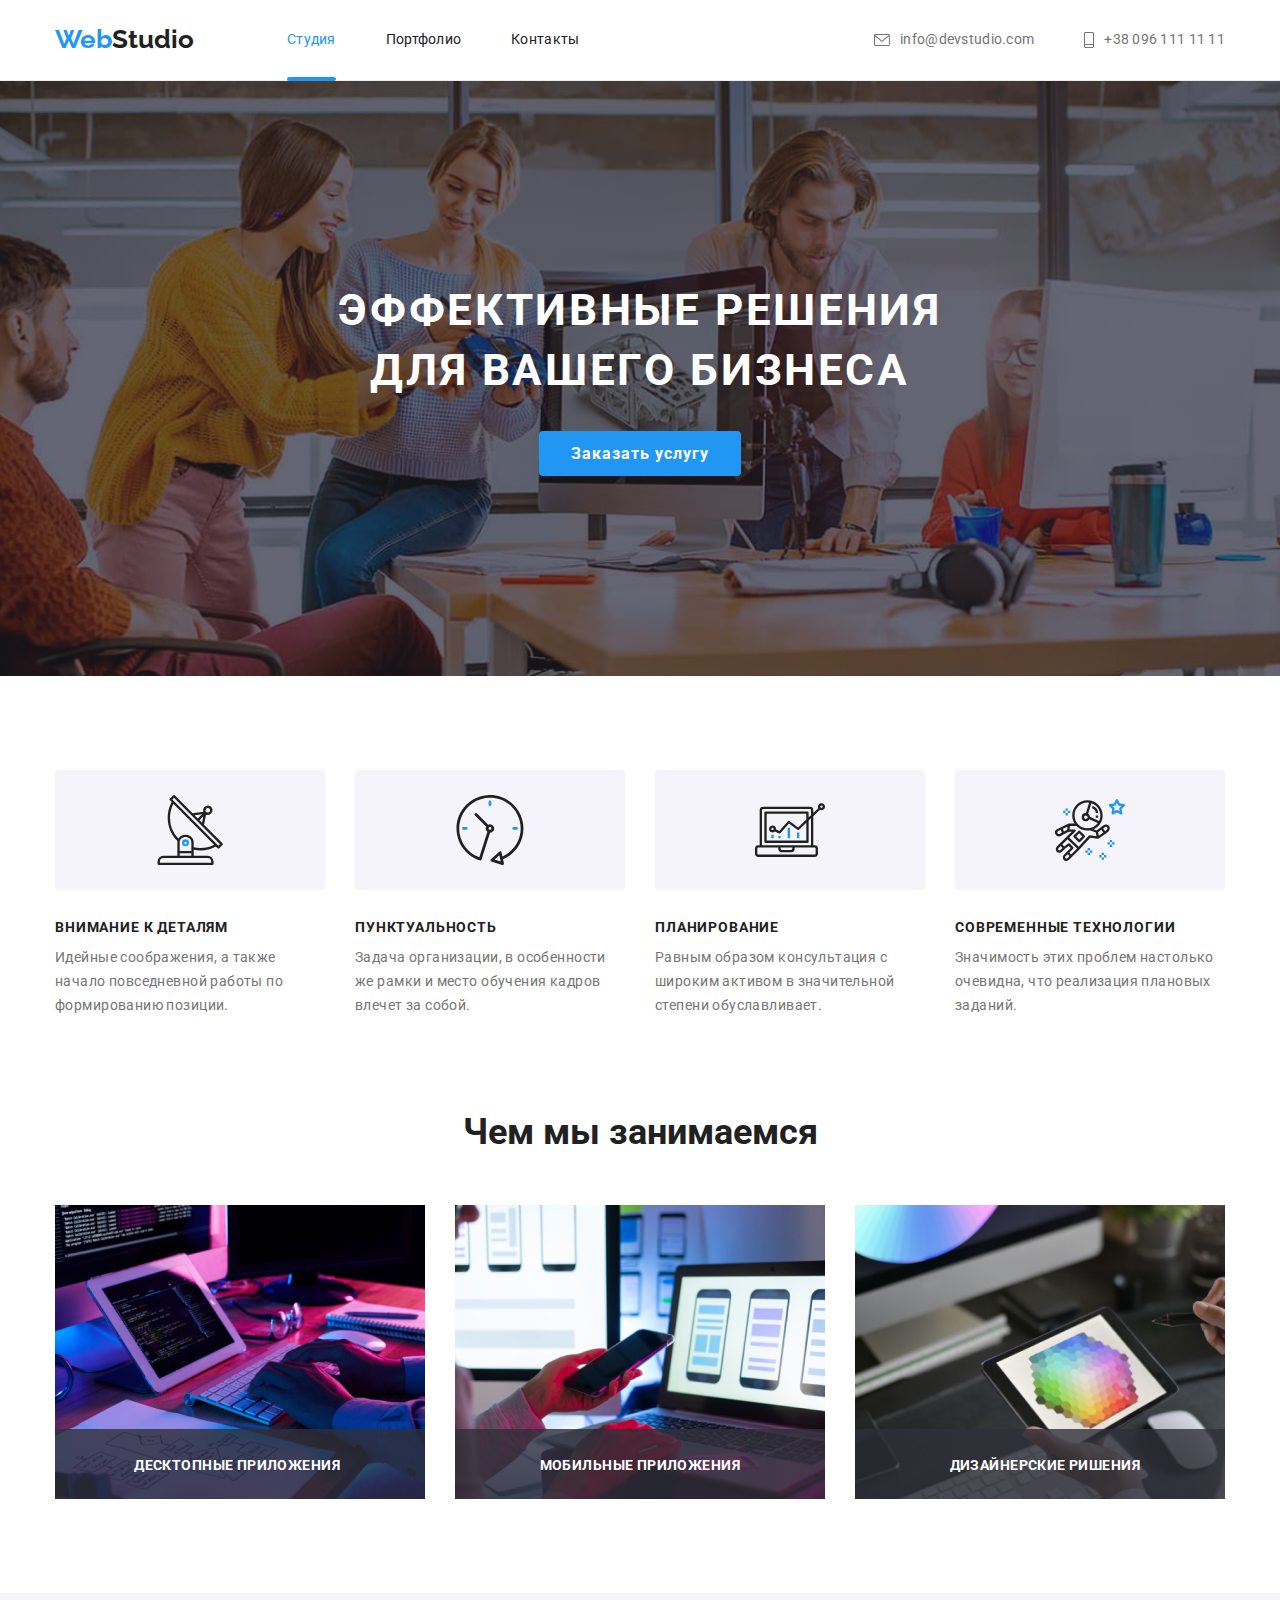
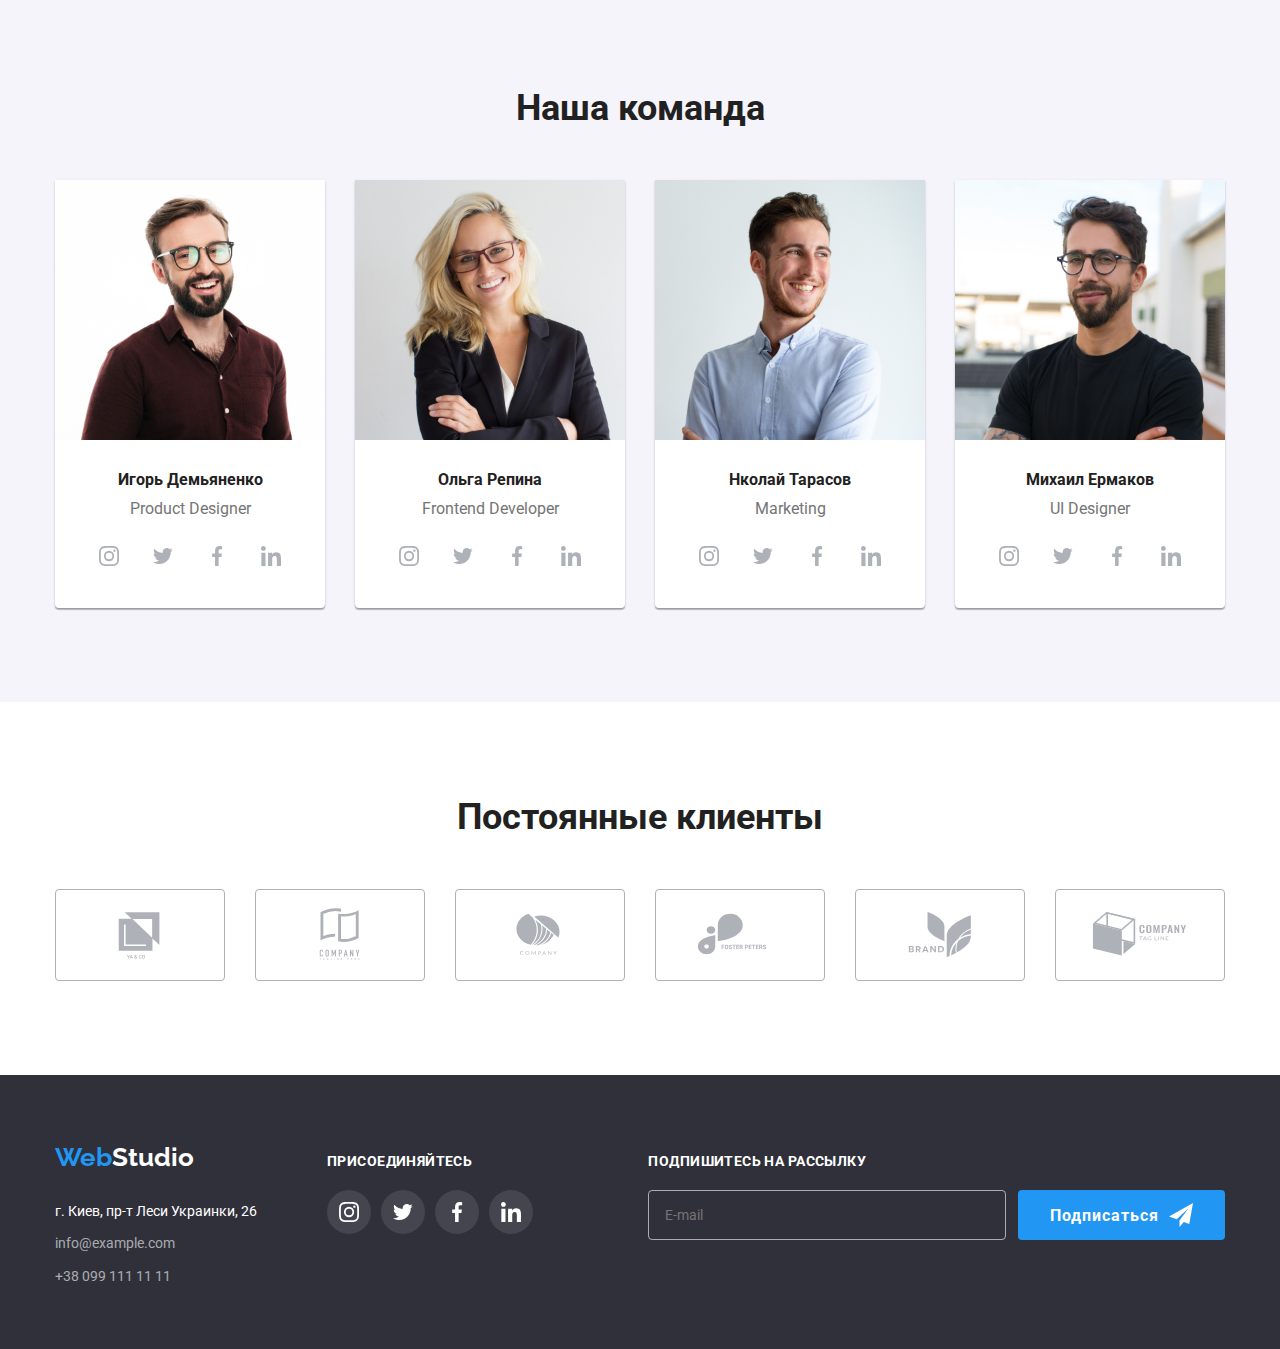
<file: index.html>
<!DOCTYPE html>
<html lang="ru">

<head>
    <meta charset="UTF-8">
    <meta http-equiv="X-UA-Compatible" content="IE=edge">
    <meta name="viewport" content="width=device-width, initial-scale=1.0">
    <title>Document</title>
    <link rel="preconnect" href="https://fonts.googleapis.com">
    <link rel="preconnect" href="https://fonts.gstatic.com" crossorigin>
    <link href="https://fonts.googleapis.com/css2?family=Raleway:wght@700&family=Roboto:wght@500;700;900&display=swap"
        rel="stylesheet">
        <link rel="stylesheet" href="https://cdn.jsdelivr.net/npm/modern-normalize@1.1.0/modern-normalize.min.css">
    <link rel="stylesheet" href="./css/styles.css">
</head>

<body>

    <!-- Шапка сайта -->
    <header class="site-header">
        <div class="container nav-list">
            <nav class="nav-list">
                <a href="index.html" class="homepage-logo link">Web<span class="logo-span">Studio</span></a>
                <ul class="link-items site-nav list">
                    <li class="item">
                        <a href="index.html" class="pagination current link">Студия</a>
                    </li>
                    <li class="item">
                        <a href="portfolio.html" class="pagination link">Портфолио</a>
                    </li>
                    <li class="item">
                        <a href="" class="pagination link">Контакты</a>
                    </li>
                </ul>
            </nav>

            <ul class="link-items site-contact list">
                <li class="item">
                    
                    <a href="mailto:" class="pagination contacts-header link">
                        <svg class="icon">
                            <use href="./images/icons.svg#icon-mail" class="icon-svg"></use>
                        </svg>
                        info@devstudio.com
                    </a>
                </li>
                <li class="item">
                    <a href="tel:" class="pagination contacts-header link">
                        <svg class="icon">
                            <use href="./images/icons.svg#icon-phone" class="icon-svg"></use>
                        </svg>
                        +38 096 111 11 11
                    </a>
                </li>
            </ul>
        </div>
    </header>

    <!-- Основной контент -->
    <main>

        <!-- Шапка -->
        <section class="hero">
            <div class="container">
                <h1 class="header hdr">Эффективные решения для вашего бизнеса</h1>
                <button type="button" class="btn" data-modal-open>Заказать услугу</button>
            </div>
        </section>

        <!-- Особенности -->
        <section class="features">
            <h2 hidden>Особенности</h2>

            <div class="container">
                <ul class="list">
                    <li class="item">
                        <div class="vector">
                            <svg class="vector-icon">
                                <use href="./images/icons.svg#icon-satellite-dish"></use>
                            </svg>
                        </div>
                        <h3 class="features-header hdr">Внимание к деталям</h3>
                        <p class="features-text">Идейные соображения, а также начало повседневной работы по формированию позиции.
                        </p>
                    </li>
                    <li class="item">
                        <div class="vector">
                            <svg class="vector-icon">
                                <use href="./images/icons.svg#icon-clock"></use>
                            </svg>
                        </div>
                        <h3 class="features-header hdr">Пунктуальность</h3>
                        <p class="features-text">Задача организации, в особенности же рамки и место обучения кадров влечет за
                            собой.</p>
                    </li>
                    <li class="item">
                        <div class="vector">
                            <svg class="vector-icon">
                                <use href="./images/icons.svg#icon-diagram"></use>
                            </svg>
                        </div>
                        <h3 class="features-header hdr">Планирование</h3>
                        <p class="features-text">Равным образом консультация с широким активом в значительной степени
                            обуславливает.</p>
                    </li>
                    <li class="item">
                        <div class="vector">
                            <svg class="vector-icon">
                                <use href="./images/icons.svg#icon-astronaut"></use>
                            </svg>
                        </div>
                        <h3 class="features-header hdr">Современные технологии</h3>
                        <p class="features-text">Значимость этих проблем настолько очевидна, что реализация плановых заданий.</p>
                    </li>
                </ul>
            </div>
        </section>
            
          
        <!-- Список работ -->
        <section class="occupation centreted">
            <div class="container">
                <h2 class="heading">Чем мы занимаемся</h2>
                <ul class="list">
                    <li class="item">
                        <div class="ocupation-box">
                            <img src="./images/img1.png" alt="верска сайта" width="370">
                            <p class="subtitle">Десктопные приложения</p>
                        </div>
                    </li>
                    <li class="item">
                        <div class="ocupation-box">
                            <img src="./images/img2.png" alt="разработка приложений" width="370">
                            <p class="subtitle">Мобильные приложения</p>
                        </div>
                    </li>
                    <li class="item">
                        <div class="ocupation-box">
                            <img src="./images/img3.png" alt="дизайн сайта" width="370">
                            <p class="subtitle">Дизайнерские ришения</p>
                        </div>
                    </li>
                </ul>
            </div>
        </section>

        <!-- Команда -->
        <section class="team">
            <div class="container">
                <h2 class="heading centreted">Наша команда</h2>
                <ul class="list">
                    <li class="item">
                        <img src="./images/photo1.jpg" alt="Продакт дизайнер" width="270">
                        <div class="content centreted">
                            <h3 class="header">Игорь Демьяненко</h3>
                            <p class="text" lang="en">Product Designer</p>
                            <ul class="list social-list">
                                <li class="social-item">
                                    <a href="" class="social">
                                        <svg class="social-icon">
                                            <use href="./images/icons.svg#icon-instagram"></use>
                                        </svg>
                                    </a>
                                </li>
                                <li class="social-item">
                                    <a href="" class="social">
                                        <svg class="social-icon">
                                            <use href="./images/icons.svg#icon-twitter"></use>
                                        </svg>
                                    </a>
                                </li>
                                <li class="social-item">
                                    <a href="" class="social">
                                        <svg class="social-icon">
                                            <use href="./images/icons.svg#icon-facebook"></use>
                                        </svg>
                                    </a>
                                </li>
                                <li class="social-item">
                                    <a href="" class="social">
                                        <svg class="social-icon">
                                            <use href="./images/icons.svg#icon-linkedin"></use>
                                        </svg>
                                    </a>
                                </li>
                            </ul>
                        </div>
                    </li>
                    <li class="item centreted">
                        <img src="./images/photo2.jpg" alt="Фронт-енд разарботчик" width="270">
                        <div class="content">
                            <h3 class="header">Ольга Репина</h3>
                            <p class="text" lang="en">Frontend Developer</p>
                            <ul class="list social-list">
                                <li class="social-item">
                                    <a href="" class="social">
                                        <svg class="social-icon">
                                            <use href="./images/icons.svg#icon-instagram"></use>
                                        </svg>
                                    </a>
                                </li>
                                <li class="social-item">
                                    <a href="" class="social">
                                        <svg class="social-icon">
                                            <use href="./images/icons.svg#icon-twitter"></use>
                                        </svg>
                                    </a>
                                </li>
                                <li class="social-item">
                                    <a href="" class="social">
                                        <svg class="social-icon">
                                            <use href="./images/icons.svg#icon-facebook"></use>
                                        </svg>
                                    </a>
                                </li>
                                <li class="social-item">
                                    <a href="" class="social">
                                        <svg class="social-icon">
                                            <use href="./images/icons.svg#icon-linkedin"></use>
                                        </svg>
                                    </a>
                                </li>
                            </ul>
                        </div>
                    </li>
                    <li class="item centreted">
                        <img src="./images/photo3.jpg" alt="Маркетолог" width="270">
                        <div class="content">
                            <h3 class="header">Нколай Тарасов</h3>
                            <p class="text" lang="en">Marketing</p>
                            <ul class="list social-list">
                                <li class="social-item">
                                    <a href="" class="social">
                                        <svg class="social-icon">
                                            <use href="./images/icons.svg#icon-instagram"></use>
                                        </svg>
                                    </a>
                                </li>
                                <li class="social-item">
                                    <a href="" class="social">
                                        <svg class="social-icon">
                                            <use href="./images/icons.svg#icon-twitter"></use>
                                        </svg>
                                    </a>
                                </li>
                                <li class="social-item">
                                    <a href="" class="social">
                                        <svg class="social-icon">
                                            <use href="./images/icons.svg#icon-facebook"></use>
                                        </svg>
                                    </a>
                                </li>
                                <li class="social-item">
                                    <a href="" class="social">
                                        <svg class="social-icon">
                                            <use href="./images/icons.svg#icon-linkedin"></use>
                                        </svg>
                                    </a>
                                </li>
                            </ul>
                        </div>
                    </li>
                    <li class="item centreted">
                        <img src="./images/photo4.jpg" alt="UI Дизайнер" width="270">
                        <div class="content">
                            <h3 class="header">Михаил Ермаков</h3>
                            <p class="text" lang="en">UI Designer</p>
                            <ul class="list social-list">
                                <li class="social-item">
                                    <a href="" class="social">
                                        <svg class="social-icon">
                                            <use href="./images/icons.svg#icon-instagram"></use>
                                        </svg>
                                    </a>
                                </li>
                                <li class="social-item">
                                    <a href="" class="social">
                                        <svg class="social-icon">
                                            <use href="./images/icons.svg#icon-twitter"></use>
                                        </svg>
                                    </a>
                                </li>
                                <li class="social-item">
                                    <a href="" class="social">
                                        <svg class="social-icon">
                                            <use href="./images/icons.svg#icon-facebook"></use> 
                                        </svg>
                                    </a>
                                </li>
                                <li class="social-item">
                                    <a href="" class="social">
                                        <svg class="social-icon">
                                            <use href="./images/icons.svg#icon-linkedin"></use>
                                        </svg>
                                    </a>
                                </li>
                            </ul>
                        </div>
                    </li>
                </ul>
            </div>
        </section>

        <section class="customers">

            <div class="container">
                <h2 class="heading centreted">Постоянные клиенты</h2>
                <ul class="list customers-list">
                    <li class="customer-item"><a href="" class="customer-link">
                        <svg class="customer-icon">
                            <use href="./images/icons.svg#icon-ya-co"></use>
                        </svg>
                    </a></li>
                    <li class="customer-item"><a href="" class="customer-link">
                        <svg class="customer-icon">
                            <use href="./images/icons.svg#icon-company1"></use>
                        </svg>
                    </a></li>
                    <li class="customer-item"><a href="" class="customer-link">
                        <svg class="customer-icon">
                            <use href="./images/icons.svg#icon-company2"></use>
                        </svg>
                    </a></li>
                    <li class="customer-item"><a href="" class="customer-link">
                        <svg class="customer-icon">
                            <use href="./images/icons.svg#icon-foster-peters"></use>
                        </svg>
                    </a></li>
                    <li class="customer-item"><a href="" class="customer-link">
                        <svg class="customer-icon">
                            <use href="./images/icons.svg#icon-brand"></use>
                        </svg>
                    </a></li>
                    <li class="customer-item"><a href="" class="customer-link">
                        <svg class="customer-icon">
                            <use href="./images/icons.svg#icon-box"></use>
                        </svg>
                    </a></li>
                </ul>
            </div>
        </section>
    </main>

    <!-- Футэр -->
    <footer class="foot-menu">
       <div class="container">
                <div class="address-box">
                    <a href="index.html" class="homepage-logo link">Web<span class="logo-footer">Studio</span></a>
                
                    <!-- контакты и адресc -->
                    <address class="address-block">
                        <p class="address">г. Киев, пр-т Леси Украинки, 26</p>
                        <ul class="list">
                            <li class="item"><a href="mailto:info@example.com" class="address-link link">info@example.com</a></li>
                            <li class="item"><a href="tel:380991111111" class="address-link link">+38 099 111 11 11</a></li>
                        </ul>
                    </address>
                </div>
                
                <div class="social-box">
                    <p class="subtitle">Присоединяйтесь</p>
                
                    <ul class="list social-list">
                        <li class="social-item">
                            <a href="" class="social">
                                <svg class="social-icon">
                                    <use href="./images/icons.svg#icon-instagram"></use>
                                </svg>
                            </a>
                        </li>
                        <li class="social-item">
                            <a href="" class="social">
                                <svg class="social-icon">
                                    <use href="./images/icons.svg#icon-twitter"></use>
                                </svg>
                            </a>
                        </li>
                        <li class="social-item">
                            <a href="" class="social">
                                <svg class="social-icon">
                                    <use href="./images/icons.svg#icon-facebook"></use>
                                </svg>
                            </a>
                        </li>
                        <li class="social-item">
                            <a href="" class="social">
                                <svg class="social-icon">
                                    <use href="./images/icons.svg#icon-linkedin"></use>
                                </svg>
                            </a>
                        </li>
                    </ul>
                </div>

                <div class="subscribe-box">
                    <p class="subtitle">Подпишитесь на рассылку</p>

                    <form class="subscribe-form">
                        <input class="subscribe-input" type="email" placeholder="E-mail">

                        <button class="btn btn-subscribe" type="submit">
                            Подписаться
                            <svg class="icon-send">
                                <use href="./images/icons.svg#icon-send"></use>
                            </svg>
                        </button>
                    </form>
                </div>
       </div>
    </footer>

    <div class="backdrop is-hidden" data-modal>
        <div class="modal">
            <button type="button" class="modal-close" data-modal-close>
                <svg class="icon-cross">
                    <use href="./images/icons.svg#icon-cross"></use>
                </svg>
            </button>

            <form class="order-form">
                <p class="order-txt">Оставьте свои контакты, мы вам перезвоним</p>
                    
                    <label class="order-label">
                        Имя
                        <input class="order-input" type="text">
                        <svg class="order-icon">
                            <use href="./images/icons.svg#icon-name"></use>
                        </svg>
                    </label>
                    
                    <label class="order-label">
                        Телефон
                        <input class="order-input" type="tel">
                        <svg class="order-icon">
                            <use href="./images/icons.svg#icon-tel"></use>
                        </svg>
                    </label>
                    
                    
                    <label class="order-label">
                        Почта
                        <input class="order-input" type="email">
                        <svg class="order-icon">
                            <use href="./images/icons.svg#icon-email"></use>
                        </svg>
                    </label>
                    
                    
                    <label class="order-label comment-label" for="comment">Коментарий</label>
                    <textarea class="order-comment" name="comment" id="comment" placeholder="Введите текст"></textarea>

                    <label class="confirm-label" for="confirm">
                        <input class="confirm-check" type="checkbox" id="confirm">
                        <span class="confirm-icon"></span>
                        <span class="confirm-txt">
                            Соглашаюсь с рассылкой и принимаю
                            <a class="confirm-link" href="">Условиями договора</a>
                        </span>
                    </label>
                

                <div class="button-container">
                    <button class="btn btn-submit" type="submit">Отправить</button>
                </div>
            </form>
        </div>
    </div>
    <script src="./js/modal.js"></script>
</body>

</html>
</file>
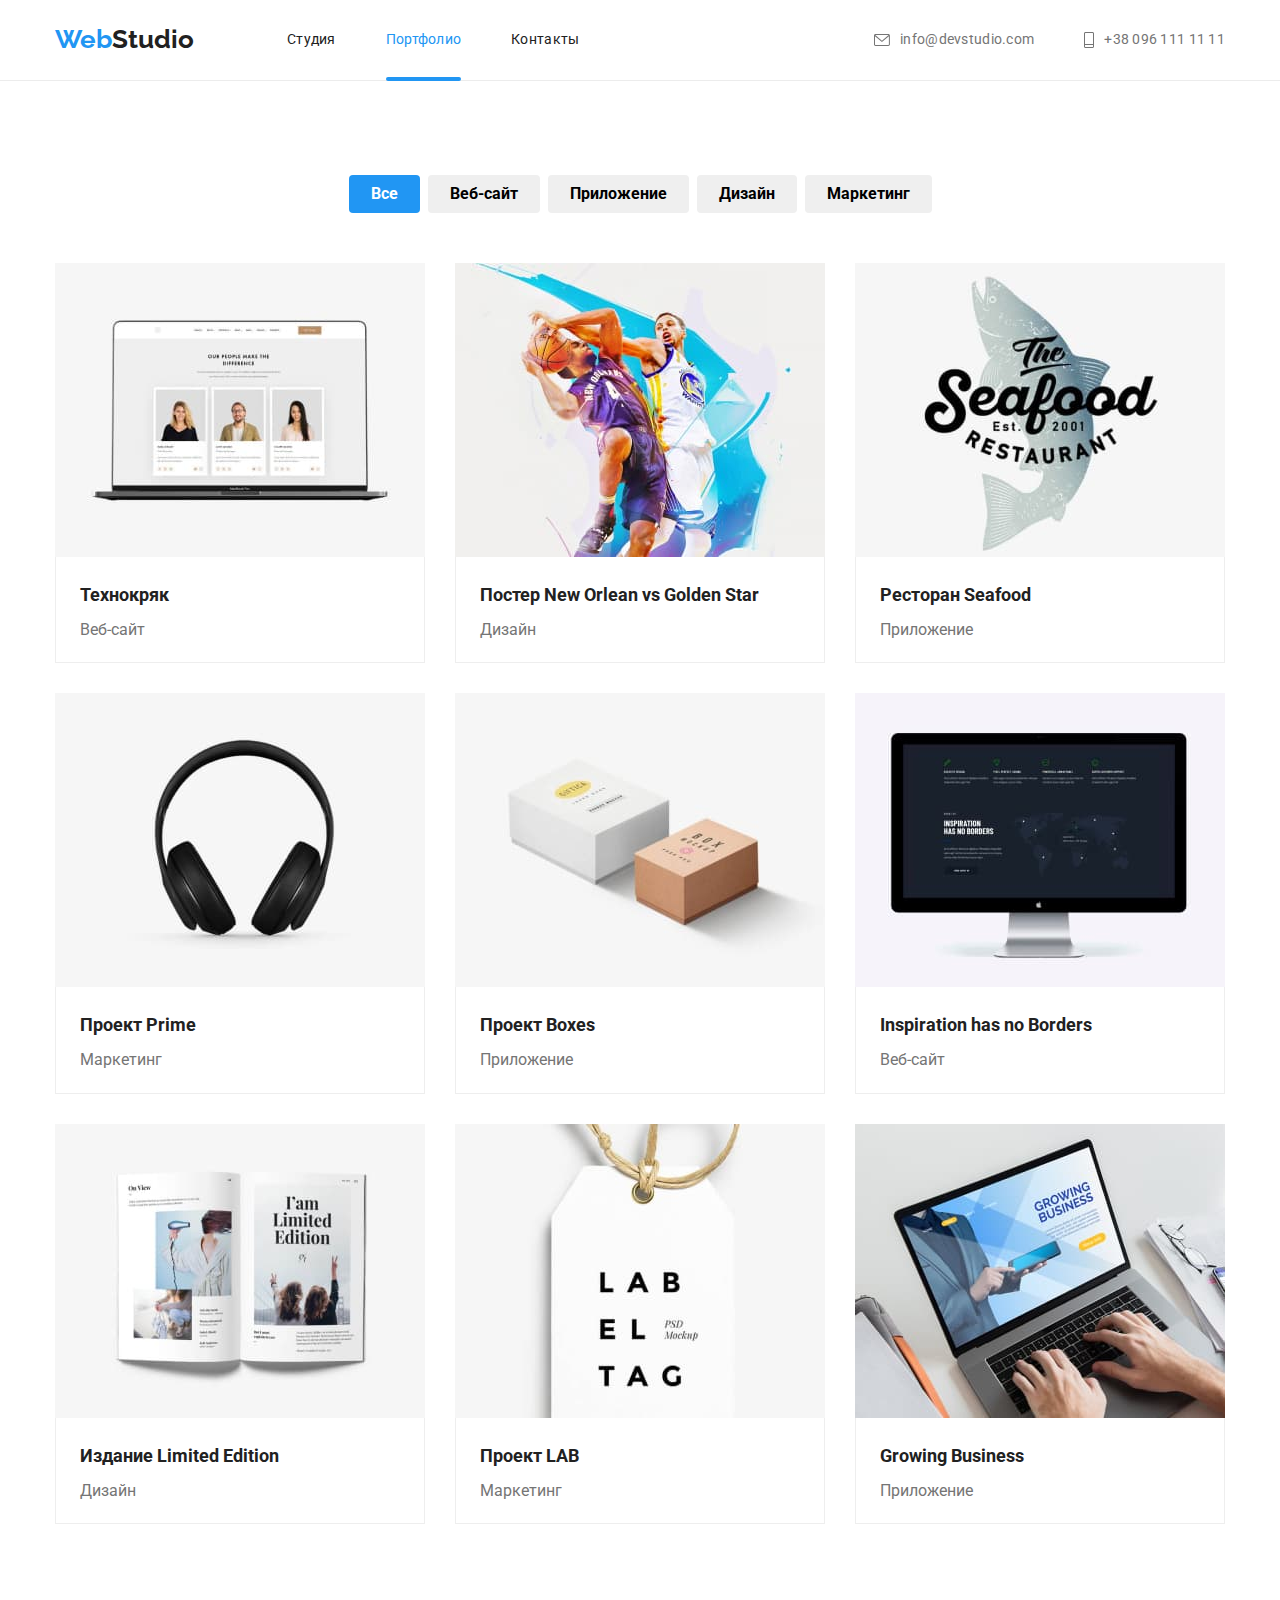
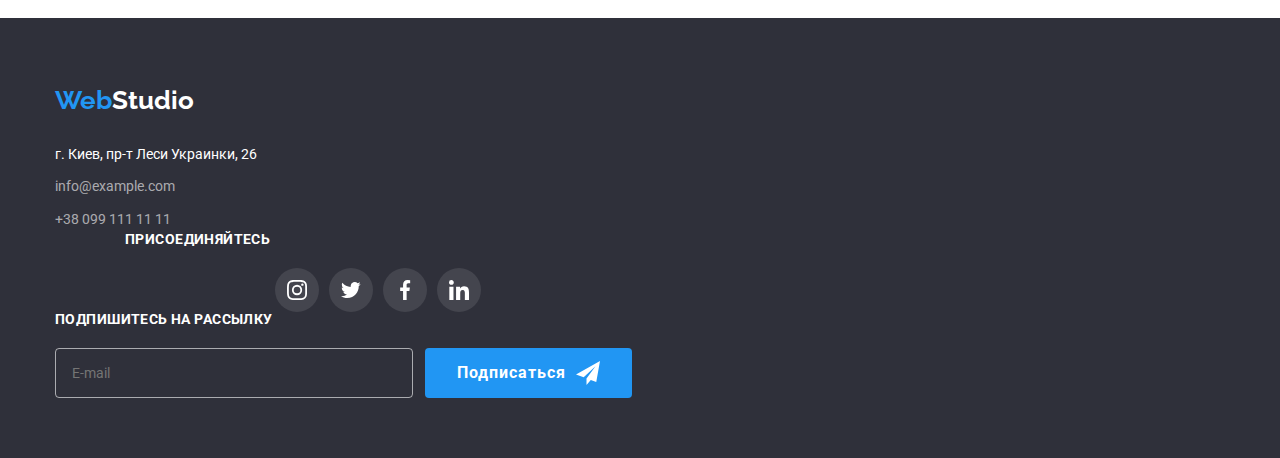
<file: portfolio.html>
<!DOCTYPE html>
<html lang="ru">
<head>
    <meta charset="UTF-8">
    <meta http-equiv="X-UA-Compatible" content="IE=edge">
    <meta name="viewport" content="width=device-width, initial-scale=1.0">
    <title>Document</title>
    <link rel="preconnect" href="https://fonts.googleapis.com">
    <link rel="preconnect" href="https://fonts.gstatic.com" crossorigin>
    <link href="https://fonts.googleapis.com/css2?family=Raleway:wght@700&family=Roboto:wght@500;700;900&display=swap"
        rel="stylesheet">
        <link rel="stylesheet" href="https://cdn.jsdelivr.net/npm/modern-normalize@1.1.0/modern-normalize.min.css">
    <link rel="stylesheet" href="./css/styles.css">
</head>
<body>

    <!-- шапка сайта -->
    <header class="site-header">
        <div class="container nav-list">
            <nav class="nav-list">
                <a href="index.html" class="homepage-logo link">Web<span class="logo-span">Studio</span></a>
                <ul class="link-items site-nav list">
                    <li class="item"><a href="index.html" class="pagination link">Студия</a></li>
                    <li class="item"><a href="portfolio.html" class="pagination current link">Портфолио</a></li>
                    <li class="item"><a href="" class="pagination link">Контакты</a></li>
                </ul>
            </nav>
    
            <ul class="link-items site-contact list">
                <li class="item">
            
                    <a href="mailto:" class="pagination contacts-header link">
                        <svg class="icon">
                            <use href="./images/icons.svg#icon-mail" class="icon-svg"></use>
                        </svg>
                        info@devstudio.com
                    </a>
                </li>
                <li class="item">
                    <a href="tel:" class="pagination contacts-header link">
                        <svg class="icon">
                            <use href="./images/icons.svg#icon-phone" class="icon-svg"></use>
                        </svg>
                        +38 096 111 11 11
                    </a>
                </li>
            </ul>
        </div>
    </header>

    <!-- блок основной информации -->
    <main>

        <!-- фильтры портфолио -->
        <section class="portfolio">

            <h1 hidden>Портфолио</h1>

            <div class="container">
                <ul class="button-list list">
                    <li class="item"><button type="button" class="button-filter current-btn">Все</button></li>
                    <li class="item"><button type="button" class="button-filter">Веб-сайт</button></li>
                    <li class="item"><button type="button" class="button-filter">Приложение</button></li>
                    <li class="item"><button type="button" class="button-filter">Дизайн</button></li>
                    <li class="item"><button type="button" class="button-filter">Маркетинг</button></li>
                </ul>
                
                <ul class="portfolio-list list">
                    <li class="item">
                        <a href="" class="card link">
                            <div class="hidden-content">
                                <img class="img" src="./images/portfolio-website-img.jpg" alt="website">
                                <div class="overlay-content">
                                    <p class="txt">
                                        Ресурс предлагает комплексные предложения с разным уровнем функционала и сервисов. Все это позволит посетителю
                                        получить
                                        исчерпывающие сведения о компании или частном лице.
                                    </p>
                                </div>
                            </div>
                            <div class="content">
                                <h2 class="title">Технокряк</h2>
                                <p class="text">Веб-сайт</p>
                            </div>
                        </a>
                    </li>
                    <li class="item">
                        <a href="" class="card link">
                            <div class="hidden-content">
                                <img class="img" src="./images/portfolio-poster-img.jpg" alt="poster">
                                <div class="overlay-content">
                                    <p class="txt">
                                        Ресурс предлагает комплексные предложения с разным уровнем функционала и сервисов. Все это позволит посетителю
                                        получить
                                        исчерпывающие сведения о компании или частном лице.
                                    </p>
                                </div>
                            </div>
                            <div class="content">
                                <h2 class="title">Постер <span lang="en">New Orlean vs Golden Star</span></h2>
                                <p class="text">Дизайн</p>
                            </div>
                        </a>
                    </li>
                    <li class="item">
                        <a href="" class="card link">
                            <div class="hidden-content">
                                <img class="img" src="./images/portfolio-fishposter-img.jpg" alt="fishposter">
                                <div class="overlay-content">
                                    <p class="txt">
                                        Ресурс предлагает комплексные предложения с разным уровнем функционала и сервисов. Все это позволит посетителю
                                        получить
                                        исчерпывающие сведения о компании или частном лице.
                                    </p>
                                </div>
                            </div>
                            <div class="content">
                                <h2 class="title">Ресторан <span lang="en">Seafood</span></h2>
                                <p class="text">Приложение</p>
                            </div>
                        </a>
                    </li>
                    <li class="item">
                        <a href="" class="card link">
                            <div class="hidden-content">
                                <img class="img" src="./images/portfolio-earphones-img.jpg" alt="earphones">
                                <div class="overlay-content">
                                    <p class="txt">
                                        Ресурс предлагает комплексные предложения с разным уровнем функционала и сервисов. Все это позволит посетителю
                                        получить
                                        исчерпывающие сведения о компании или частном лице.
                                    </p>
                                </div>
                            </div>
                            <div class="content">
                                <h2 class="title">Проект <span lang="en">Prime</span></h2>
                                <p class="text">Маркетинг</p>
                            </div>
                        </a>
                    </li>
                    <li class="item">
                        <a href="" class="card link">
                            <div class="hidden-content">
                                <img class="img" src="./images/portfolio-box-img.jpg" alt="box">
                                <div class="overlay-content">
                                    <p class="txt">
                                        Ресурс предлагает комплексные предложения с разным уровнем функционала и сервисов. Все это позволит посетителю
                                        получить
                                        исчерпывающие сведения о компании или частном лице.
                                    </p>
                                </div>
                            </div>
                            <div class="content">
                                <h2 class="title">Проект <span lang="en">Boxes</span></h2>
                                <p class="text">Приложение</p>
                            </div>
                        </a>
                    </li>
                    <li class="item">
                        <a href="" class="card link">
                            <div class="hidden-content">
                                <img class="img" src="./images/portfolio-website-pc-img.jpg" alt="website">
                                <div class="overlay-content">
                                    <p class="txt">
                                        Ресурс предлагает комплексные предложения с разным уровнем функционала и сервисов. Все это позволит посетителю
                                        получить
                                        исчерпывающие сведения о компании или частном лице.
                                    </p>
                                </div>
                            </div>
                            <div class="content">
                                <h2 class="title"><span lang="en">Inspiration has no Borders</span></h2>
                                <p class="text">Веб-сайт</p>
                            </div>
                        </a>
                    </li>
                    <li class="item">
                        <a href="" class="card link">
                            <div class="hidden-content">
                                <img class="img" src="./images/portfolio-magazine-img.jpg" alt="magazine">
                                <div class="overlay-content">
                                    <p class="txt">
                                        Ресурс предлагает комплексные предложения с разным уровнем функционала и сервисов. Все это позволит посетителю
                                        получить
                                        исчерпывающие сведения о компании или частном лице.
                                    </p>
                                </div>
                            </div>
                            <div class="content">
                                <h2 class="title">Издание <span lang="en">Limited Edition</span></h2>
                                <p class="text">Дизайн</p>
                            </div>
                        </a>
                    </li>
                    <li class="item">
                        <a href="" class="card link">
                            <div class="hidden-content">
                                <img class="img" src="./images/portfolio-tag-img.jpg" alt="tag">
                                <div class="overlay-content">
                                    <p class="txt">
                                        Ресурс предлагает комплексные предложения с разным уровнем функционала и сервисов. Все это позволит посетителю
                                        получить
                                        исчерпывающие сведения о компании или частном лице.
                                    </p>
                                </div>
                            </div>
                            <div class="content">
                                <h2 class="title">Проект <span lang="en">LAB</span></h2>
                                <p class="text">Маркетинг</p>
                            </div>
                        </a>
                    </li>
                    <li class="item">
                        <a href="" class="card link">
                            <div class="hidden-content">
                                <img class="img" src="./images/portfolio-laptop-img.jpg" alt="laptop">
                                <div class="overlay-content">
                                    <p class="txt">
                                        Ресурс предлагает комплексные предложения с разным уровнем функционала и сервисов. Все это позволит посетителю
                                        получить
                                        исчерпывающие сведения о компании или частном лице.
                                    </p>
                                </div>
                            </div>
                            <div class="content">
                                <h2 class="title"><span lang="en">Growing Business</span></h2>
                                <p class="text">Приложение</p>
                            </div>
                        </a>
                    </li>
                </ul>
            </div>
        </section>
    </main>

    <!-- Футэр -->
    <footer class="foot-menu">
    
        <div class="container">
            <div class="footer-box">
                <div class="address-box">
                    <a href="index.html" class="homepage-logo link">Web<span class="logo-footer">Studio</span></a>
            
                    <!-- контакты и адресc -->
                    <address class="address-block">
                        <p class="address">г. Киев, пр-т Леси Украинки, 26</p>
                        <ul class="list">
                            <li class="item"><a href="mailto:info@example.com" class="address-link link">info@example.com</a></li>
                            <li class="item"><a href="tel:380991111111" class="address-link link">+38 099 111 11 11</a></li>
                        </ul>
                    </address>
                </div>
            
                <div class="social-box">
                    <p class="subtitle">Присоединяйтесь</p>
            
                    <ul class="list social-list">
                        <li class="social-item">
                            <a href="" class="social">
                                <svg class="social-icon">
                                    <use href="./images/icons.svg#icon-instagram"></use>
                                </svg>
                            </a>
                        </li>
                        <li class="social-item">
                            <a href="" class="social">
                                <svg class="social-icon">
                                    <use href="./images/icons.svg#icon-twitter"></use>
                                </svg>
                            </a>
                        </li>
                        <li class="social-item">
                            <a href="" class="social">
                                <svg class="social-icon">
                                    <use href="./images/icons.svg#icon-facebook"></use>
                                </svg>
                            </a>
                        </li>
                        <li class="social-item">
                            <a href="" class="social">
                                <svg class="social-icon">
                                    <use href="./images/icons.svg#icon-linkedin"></use>
                                </svg>
                            </a>
                        </li>
                    </ul>
                </div>

                <div class="subscribe-box">
                    <p class="subtitle">Подпишитесь на рассылку</p>
                
                    <form class="subscribe-form">
                        <input class="subscribe-input" type="email" placeholder="E-mail">
                
                        <button class="btn btn-subscribe" type="submit">
                            Подписаться
                            <svg class="icon-send">
                                <use href="./images/icons.svg#icon-send"></use>
                            </svg>
                        </button>
                    </form>
                </div>
            </div>
        </div>
    </footer>
</body>
</html>
</file>
<file: css/styles.css>
:root {
  --section-color: #f5f4fa;
  --hover-color: #2196f3;
  --btn-hover-color: #188ce8;
  --main-color: #212121;
  --text-color: #757575;
  --white-color: #ffffff;
  --background-color: #2f303a;
  --semi-transparent-color: rgba(255, 255, 255, 0.6);
  --border-color: #eeeeee;
  --nav-border-color: #ececec;
  --icon-color: #afb1b8;
  --bg-color-social-links: rgba(255, 255, 255, 0.1);
  --hidden-content-bg-color: rgba(33, 150, 243, 0.9);
  --modal-bg-color: rgba(0, 0, 0, 0.2);
  --btn-border-color: rgba(0, 0, 0, 0.1);
  --card-subtitle-bg-color: rgba(47, 48, 58, 0.8);
  --form-color-border: rgba(33, 33, 33, 0.2);
}

body {
  font-family: "Roboto", sans-serif;
  color: var(--main-color);

  font-size: 14px;

  background-color: var(--white-color);
  box-sizing: border-box;
}

*,
::before,
::after {
  box-sizing: inherit;
}

img {
  display: block;
}

/* container */

.container {
  width: 1200px;
  margin: 0 auto;
  padding-right: 15px;
  padding-left: 15px;
}

/* сброс стилей */

h1,
h2,
h3,
h4,
h5,
h6,
p,
ul {
  margin-top: 0;
  margin-bottom: 0;
  padding: 0;
}

/* ICONS */

.icon {
  width: 16px;
  height: 12px;
  margin-right: 10px;

  fill: var(--text-color);
}

.item + .item .icon {
  width: 10px;
  height: 16px;
}

.vector {
  display: flex;
  width: 100%;
  height: 120px;
  background-color: var(--section-color);
  border-radius: 4px;

  justify-content: center;
  align-items: center;

  margin-bottom: 30px;
}

.vector-icon {
  width: 70px;
  height: 70px;
}

/* CUSTOMERS */

.customers {
  padding-top: 94px;
  padding-bottom: 94px;
}

.customers-list {
  display: flex;
}

.customer-item + .customer-item {
  margin-left: 30px;
}

.customer-link {
  display: flex;
  justify-content: center;
  align-items: center;
  width: 170px;
  height: 92px;
  border: 1px solid var(--icon-color);
  border-radius: 4px;

  color: var(--icon-color);
  transition: color 250ms cubic-bezier(0.4, 0, 0.2, 1),
    border-color 250ms cubic-bezier(0.4, 0, 0.2, 1);
}

.customer-link:hover,
.customer-link:focus,
.customer-link:hover .customer-icon,
.customer-link:focus .customer-icon {
  color: var(--hover-color);
  fill: var(--hover-color);
  border-color: var(--hover-color);
}

.customer-icon {
  width: 106px;
  height: 60px;
  fill: currentColor;
}

/* links */

.nav-list {
  display: flex;
  align-items: center;
}

.link {
  text-decoration: none;
}

.homepage-logo {
  font-family: "Raleway", sans-serif;
  color: var(--hover-color);
  font-weight: bold;
  font-size: 26px;
}

.nav-list .homepage-logo {
  padding-top: 24px;
  padding-bottom: 24px;
}

.logo-span {
  color: var(--main-color);
}

.link-items {
  display: flex;
  margin-left: 93px;

  letter-spacing: 0.02em;
}

.link-items .item + .item {
  margin-left: 50px;
}

.site-contact {
  margin-left: auto;
}

.site-contact .item {
  display: flex;
  align-items: center;
}

.pagination {
  display: flex;
  padding-top: 32px;
  padding-bottom: 32px;
  align-items: center;

  color: var(--main-color);
  font-size: 14px;
  line-height: 1.1;
  transition: color 250ms cubic-bezier(0.4, 0, 0.2, 1);
}

.pagination:hover,
.pagination:focus,
.pagination:hover .icon-svg,
.pagination:focus .icon-svg {
  color: var(--hover-color);
  fill: var(--hover-color);
}

.current {
  display: block;
  position: relative;
  color: var(--hover-color);
}

.current::after {
  display: block;
  content: "";
  position: absolute;
  bottom: -1px;

  width: 100%;
  height: 4px;

  border-radius: 2px;
  background-color: var(--hover-color);
}

.foot-menu .homepage-logo {
  display: inline-block;
  margin-bottom: 20px;
}

/* lists */

.list {
  list-style: none;
}

.features .list {
  display: flex;
}

.features .item {
  flex-basis: 270px;
  margin-left: 30px;
}

.features .item:first-child {
  margin-left: 0;
}

.features .item {
  max-width: 270;
}

/* team */

.team {
  background-color: var(--section-color);

  padding: 94px 0;
}

.team .list {
  display: flex;
}

.team .item {
  background-color: var(--white-color);
  margin-left: 30px;
  box-shadow: 0px 1px 3px rgba(0, 0, 0, 0.12), 0px 1px 1px rgba(0, 0, 0, 0.14),
    0px 2px 1px rgba(0, 0, 0, 0.2);
  border-radius: 0px 0px 4px 4px;
}

.team .item:first-child {
  margin-left: 0;
}

.team .content {
  padding-top: 30px;
  padding-right: 32px;
  padding-bottom: 30px;
  padding-left: 32px;
}

.team .header {
  margin-bottom: 10px;

  font-size: 16px;
  line-height: 1.2;
}

.team .text {
  color: var(--text-color);

  font-size: 16px;
  line-height: 1.2;
  margin-bottom: 16px;
}

/* OCUPATION */

.ocupation-box {
  position: relative;
}

.ocupation-box:before {
  content: "";

  position: absolute;
  right: 0;
  left: 0;
  bottom: 0;
  height: 70px;

  background-color: var(--card-subtitle-bg-color);
}

.ocupation-box .subtitle {
  position: absolute;
  right: 85px;
  bottom: 25px;

  color: var(--white-color);
  font-weight: 700;
  font-size: 14px;
  line-height: 1.14;
  letter-spacing: 0.03em;
  text-align: center;
  text-transform: uppercase;
}

/* BUTTON */

.button-list {
  display: flex;
  margin-right: auto;
  margin-left: auto;
  margin-bottom: 50px;
  justify-content: center;
}

.button-list > .item:not(:last-child) {
  margin-right: 8px;
}

/* PORTFOLIO */

.portfolio-list {
  display: flex;
  flex-wrap: wrap;
}

.portfolio-list > .item {
  margin-left: 30px;
  margin-top: 30px;
}

.portfolio-list > .item:nth-child(-n + 3) {
  margin-top: 0;
}

.hidden-content {
  display: flex;
  position: relative;
  max-width: 370px;
  justify-content: center;
  align-items: center;

  overflow: hidden;
}

.overlay-content {
  position: absolute;
  top: 0;
  left: 0;
  width: 100%;
  height: 100%;

  background-color: var(--hidden-content-bg-color);
  transform: translateY(101%);
  transition: transform 250ms cubic-bezier(0.4, 0, 0.2, 1);
}

.card:hover .overlay-content,
.card:focus .overlay-content {
  transform: translateY(0);
}

.txt {
  display: block;
  position: absolute;

  max-width: 322px;
  max-height: 168px;
  margin-top: 64px;
  margin-left: 24px;

  color: var(--white-color);
  font-weight: 400;
  font-size: 18px;
  letter-spacing: 0.03em;
  line-height: 1.55;
  opacity: 0;

  transition: opacity 250ms cubic-bezier(0.4, 0, 0.2, 1);
}

.card:hover .hidden-content::before,
.card:focus .hidden-content::before,
.card:hover .txt,
.card:focus .txt {
  opacity: 1;
}

/* ADDRESS */

.address,
.address-block .item:first-of-type {
  margin-bottom: 9px;
}

.portfolio-list > .item:nth-child(3n + 1) {
  margin-left: 0;
}

.portfolio-list .title {
  margin-bottom: 4px;
}

/* TEAM-LINKS */

.social-icon {
  width: 20px;
  height: 20px;

  fill: currentColor;
}

.social-box .social-icon {
  fill: var(--white-color);

  transition: fill 500ms cubic-bezier(0.4, 0, 0.2, 1),
    background-color 250ms cubic-bezier(0.4, 0, 0.2, 1);
}

.social-list {
  display: flex;
  justify-content: center;
}

.social-item + .social-item {
  margin-left: 10px;
}

.social {
  display: flex;
  width: 44px;
  height: 44px;
  justify-content: center;
  align-items: center;
  border-radius: 50%;

  color: var(--icon-color);

  transition: color 250ms cubic-bezier(0.4, 0, 0.2, 1),
    background-color 250ms cubic-bezier(0.4, 0, 0.2, 1);
}

.social-box .social {
  background-color: var(--bg-color-social-links);

  transition: background-color 250ms cubic-bezier(0.4, 0, 0.2, 1);
}

.social:hover,
.social:focus,
.social:hover .social-icon,
.social:focus .social-icon {
  background-color: var(--hover-color);
  fill: var(--white-color);
}

/* contacts */

.contacts-header {
  color: var(--text-color);

  font-size: 14px;
  line-height: 1.1;
}

.logo-footer {
  color: var(--white-color);
}

.address {
  color: var(--white-color);

  font-weight: normal;
  font-style: normal;
}

.address-link {
  color: var(--semi-transparent-color);

  font-style: normal;
  font-weight: normal;
  transition: color 250ms cubic-bezier(0.4, 0, 0.2, 1);
}

.address-link:hover,
.address-link:focus {
  color: var(--hover-color);
}

/* buttons */

.btn:hover,
.btn:focus {
  background-color: var(--btn-hover-color);
  box-shadow: 0px 4px 4px rgba(0, 0, 0, 0.15);
}

.button-filter:hover,
.button-filter:focus {
  background-color: var(--hover-color);
  color: var(--white-color);
  box-shadow: 0px 3px 1px rgba(0, 0, 0, 0.1), 0px 1px 2px rgba(0, 0, 0, 0.08),
    0px 2px 2px rgba(0, 0, 0, 0.12);
}

.btn,
.button-filter {
  font-family: "Roboto", sans-serif;
  border-radius: 4px;
  padding: 6px 22px;

  font-weight: bold;
  font-size: 16px;
  line-height: 1.6;

  cursor: pointer;
  border: none;

  transition: box-shadow 250ms cubic-bezier(0.4, 0, 0.2, 1);
}

.btn,
.current-btn {
  background-color: var(--hover-color);
  color: var(--white-color);

  transition: background-color 250ms cubic-bezier(0.4, 0, 0.2, 1);
}

.btn {
  display: block;
  margin-right: auto;
  margin-left: auto;
  border-radius: 4px;
  padding: 10px 32px;
  cursor: pointer;

  letter-spacing: 0.06em;
}

/* headers & text */

.hero .header {
  width: 700px;
  margin-right: auto;
  margin-bottom: 30px;
  margin-left: auto;

  font-size: 44px;
  line-height: 1.36;
}

.hdr {
  text-transform: uppercase;
  letter-spacing: 0.06em;
}

.heading {
  color: var(--main-color);

  font-size: 36px;
  line-height: 1.2;

  margin-bottom: 50px;
}

.features-header {
  color: var(--main-color);
  font-size: 14px;
  line-height: 1.1;

  margin-bottom: 10px;
}

.features-text {
  color: var(--text-color);

  font-size: 14px;
  line-height: 1.71;
  letter-spacing: 0.03em;
}

.occupation .list {
  display: flex;
}

.occupation .item {
  margin-left: 30px;
}

.occupation .item:first-child {
  margin-left: 0;
}

.portfolio-list .title {
  color: var(--main-color);

  font-size: 18px;
  line-height: 2;
}

.portfolio-list .text {
  color: var(--text-color);

  font-size: 16px;
  line-height: 1.6;
}

.card {
  transition: box-shadow 250ms cubic-bezier(0.4, 0, 0.2, 1);
}

.card:hover,
.card:focus {
  display: inline-block;
  box-shadow: 0px 1px 1px rgba(0, 0, 0, 0.12), 0px 4px 4px rgba(0, 0, 0, 0.06),
    1px 4px 6px rgba(0, 0, 0, 0.16);
}

.centreted {
  text-align: center;
}

.foot-menu .subtitle {
  color: var(--white-color);
  font-weight: bold;
  text-transform: uppercase;
  font-size: 14px;
  line-height: 1.14;
  letter-spacing: 0.03em;

  margin-bottom: 20px;
}

/* blocks */

.site-header {
  border-bottom: solid 1px var(--nav-border-color);
}

.hero {
  max-width: 1600px;
  margin: 0 auto;
  background-color: var(--background-color);
  padding-top: 200px;
  padding-bottom: 200px;
  background-image: linear-gradient(
      to right,
      rgba(47, 48, 58, 0.4),
      rgba(47, 48, 58, 0.4)
    ),
    url("../images/hero-img.jpg");
  background-repeat: no-repeat;
  background-position: center;
  background-size: cover;

  color: var(--white-color);
  text-align: center;
  font-size: 44px;
  line-height: 1.36;
  font-weight: 900;
}

.features {
  padding-top: 94px;
  padding-bottom: 94px;
}

.occupation {
  padding-bottom: 94px;
}

.portfolio {
  padding: 94px 0;
}

.portfolio-list .content {
  padding: 20px 24px;
  border-right: solid 1px var(--border-color);
  border-bottom: solid 1px var(--border-color);
  border-left: solid 1px var(--border-color);
}

.foot-menu {
  background-color: var(--background-color);
  padding-top: 60px;
  padding-bottom: 60px;

  font-size: 14px;
  line-height: 1.7;
}

.foot-menu > .container {
  display: flex;
  align-items: baseline;
}

.social-box {
  margin-left: 70px;
}

/* SUBSCRIBE */

.subscribe-box {
  margin-left: auto;
}

.subscribe-form {
  display: flex;
}

.subscribe-input {
  display: inline-block;
  padding-left: 16px;

  width: 358px;
  height: 50px;
  background-color: inherit;
  border: 1px solid var(--semi-transparent-color);
  border-radius: 4px;

  color: var(--white-color);

  transition: outline 250ms cubic-bezier(0.4, 0, 0.2, 1),
    border 250ms cubic-bezier(0.4, 0, 0.2, 1);
}

.subscribe-input:focus-visible {
  outline: 0.5px solid var(--hover-color);
  border: 0.5px solid var(--hover-color);
}

.btn-subscribe {
  display: flex;
  align-items: center;

  height: 50px;
  margin-left: 12px;
}

.icon-send {
  width: 24px;
  height: 24px;

  margin-left: 10px;

  fill: var(--white-color);
}

/* MODAL WINDOW */

.backdrop {
  position: fixed;
  top: 0;
  left: 0;
  width: 100%;
  height: 100%;
  background-color: var(--modal-bg-color);

  opacity: 1;
  transition: opacity 250ms cubic-bezier(0.4, 0, 0.2, 1);
}

.backdrop.is-hidden {
  opacity: 0;
  pointer-events: none;
}

.backdrop.is-hidden .modal {
  transform: scale(1.2) translate(-50%, -50%);
}

.modal {
  position: absolute;
  top: 50%;
  left: 50%;

  padding: 40px;

  min-width: 528px;
  min-height: 581px;
  border-radius: 4px;

  background-color: var(--white-color);
  box-shadow: 0px 1px 3px rgba(0, 0, 0, 0.12), 0px 1px 1px rgba(0, 0, 0, 0.14),
    0px 2px 1px rgba(0, 0, 0, 0.2);

  transform: scale(1) translate(-50%, -50%);
  transform-origin: top left;
  transition: transform 250ms cubic-bezier(0.4, 0, 0.2, 1);
}

.modal-close {
  display: flex;
  position: absolute;
  top: 8px;
  right: 8px;
  justify-content: center;
  align-items: center;

  width: 30px;
  height: 30px;
  border: 1px solid var(--btn-border-color);
  border-radius: 50%;
  background-color: var(--white-color);
  cursor: pointer;
}

.modal-close:hover,
.modal-close:focus {
  fill: var(--hover-color);
}

.icon-cross {
  width: 11px;
  height: 11px;
}

/* ORDER FORM */

.order-form {
  display: flex;
  flex-direction: column;

  width: 448px;
}

.order-txt {
  margin-bottom: 12px;

  font-weight: 700;
  font-size: 19px;
  line-height: 1.15;
  text-align: center;
  letter-spacing: 0.03em;
}

.order-label {
  position: relative;

  color: var(--text-color);
  font-size: 12px;
  line-height: 1.16;
  letter-spacing: 0.01em;

  margin-bottom: 10px;
}

.order-input {
  display: inline-block;

  margin-top: 4px;
  padding-left: 42px;

  width: 100%;
  height: 40px;
  border: 1px solid var(--form-color-border);
  border-radius: 4px;

  transition: outline 250ms cubic-bezier(0.4, 0, 0.2, 1),
    border 250ms cubic-bezier(0.4, 0, 0.2, 1);
}

.order-icon {
  position: absolute;
  left: 15px;
  bottom: 14px;

  display: inline-block;

  width: 12px;
  height: 12px;

  transition: fill 250ms cubic-bezier(0.4, 0, 0.2, 1);
}

.order-input:focus-visible {
  outline: 0.5px solid var(--hover-color);
  border: 0.5px solid var(--hover-color);
}

.order-input:focus ~ .order-icon {
  fill: var(--hover-color);
}

/* COMMENT */

.comment-label {
  margin-bottom: 4px;
}

.order-comment {
  height: 120px;
  resize: none;

  margin-bottom: 20px;
  padding: 12px 16px;
  border: 1px solid var(--form-color-border);
  border-radius: 4px;

  transition: outline 250ms cubic-bezier(0.4, 0, 0.2, 1),
    border 250ms cubic-bezier(0.4, 0, 0.2, 1);
}

.order-comment:focus-visible {
  outline: 0.5px solid var(--hover-color);
  border: 0.5px solid var(--hover-color);
}

/* CONFIRM */

.confirm-label {
  display: flex;
  justify-content: center;
  align-items: center;

  margin-bottom: 30px;

  cursor: pointer;
}

.confirm-check {
  position: absolute;
  width: 1px;
  height: 1px;
  margin: -1px;
  border: 0;
  padding: 0;

  white-space: nowrap;
  clip-path: inset(100%);
  clip: rect(0 0 0 0);
  overflow: hidden;
}

.confirm-icon {
  display: inline-block;
  width: 16px;
  height: 15px;

  margin-right: 8px;
  border: 2px solid var(--main-color);
  border-radius: 4px;
}

.confirm-check:focus + .confirm-icon {
  border: 2px solid var(--hover-color);
}

.confirm-check:checked + .confirm-icon {
  border-color: var(--hover-color);
  background-color: var(--hover-color);
  background-image: url(../images/icon-check.svg);
  background-size: contain;
  background-origin: border-box;
}

.confirm-txt {
  color: var(--text-color);
  font-size: 14px;
  line-height: 1.71;
  letter-spacing: 0.03em;
}

.confirm-link {
  color: var(--hover-color);
  font-size: 14px;
  line-height: 1.71;
  letter-spacing: 0.03em;
}

.button-container {
  vertical-align: baseline;
  text-align: center;
}
</file>
